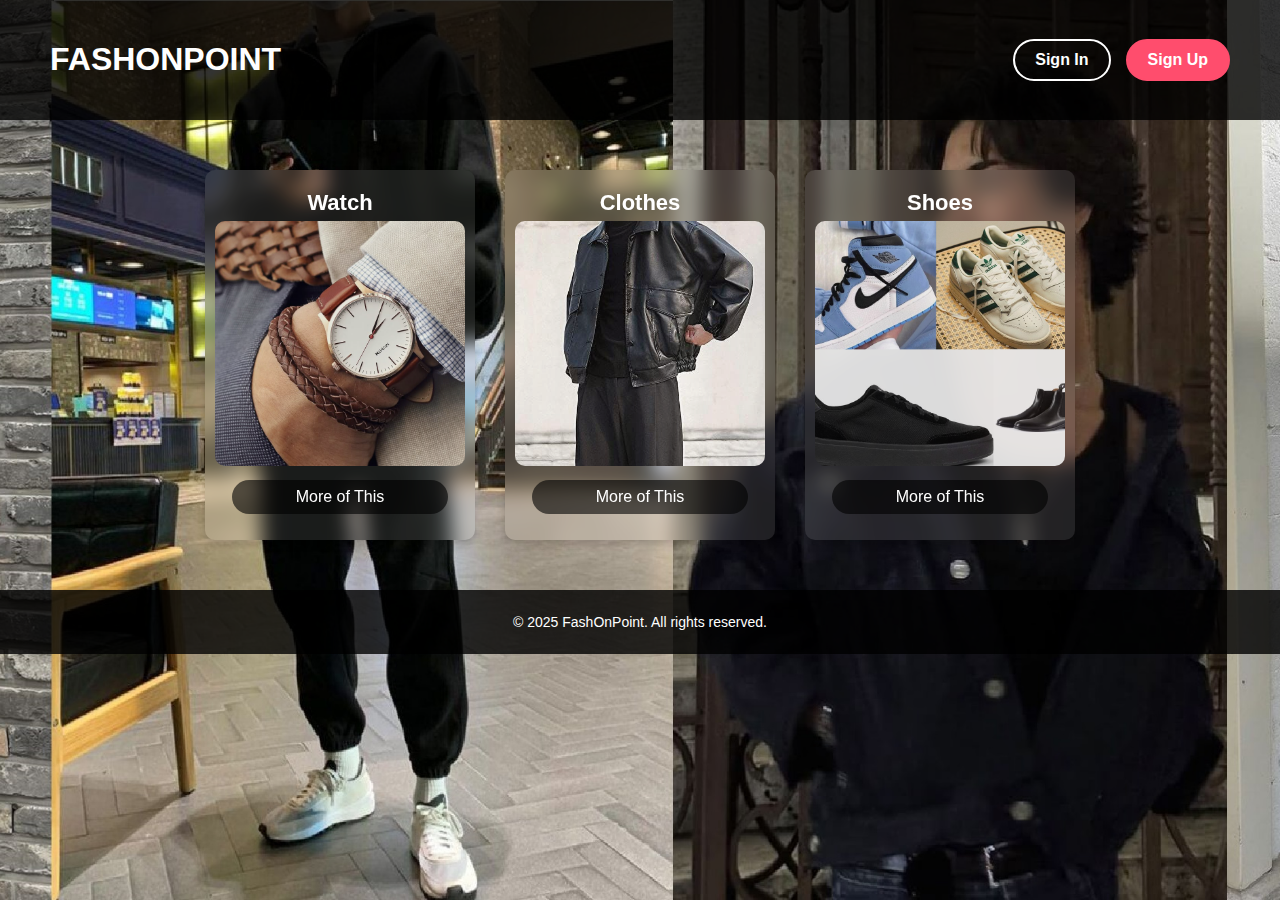
<file: index.html>
<!DOCTYPE html>
<html lang="en">
<head>
    <meta charset="UTF-8">
    <meta name="viewport" content="width=device-width, initial-scale=1.0">
    <title>FashOnPoint</title>
    <link rel="stylesheet" href="index.css">
    <style>
        /* General Styling */
        body {
            font-family: 'Poppins', sans-serif;
            margin: 0;
            padding: 0;
            background: url("FASHONPOINTBG.jpg") no-repeat center center fixed;
            background-size: cover;
            text-align: center;
            min-height: 100vh;
            color: white;
        }

        /* Remove underline from links */
        a {
            text-decoration: none;
            color: inherit;
        }

        a:visited, a:active {
            text-decoration: none;
            color: inherit;
        }

        a:hover {
            text-decoration: none;
            opacity: 0.8;
        }

        /* Header */
        header {
            background: rgba(0, 0, 0, 0.8);
            color: white;
            padding: 20px 50px;
            display: flex;
            justify-content: space-between;
            align-items: center;
            position: relative;
        }

        h1 {
            font-size: 32px;
            text-transform: uppercase;
            font-weight: bold;
        }

        /* Auth Buttons */
        .auth-buttons {
            display: flex;
            gap: 15px;
        }

        .auth-buttons button {
            font-size: 16px;
            padding: 10px 20px;
            border: 2px solid white;
            border-radius: 25px;
            background: transparent;
            color: white;
            cursor: pointer;
            font-weight: 600;
            transition: 0.3s ease;
        }

        .auth-buttons .sign-in:hover {
            background: white;
            color: black;
        }

        .auth-buttons .sign-up {
            background: #ff4d6d;
            border-color: #ff4d6d;
        }

        .auth-buttons .sign-up:hover {
            background: white;
            color: #ff4d6d;
        }

        /* Menu Section */
        .menu {
            display: flex;
            justify-content: center;
            gap: 30px;
            padding: 50px;
            flex-wrap: wrap;
        }

        /* Menu Items - Transparent & Stylish */
        .menu-item {
            background: rgba(255, 255, 255, 0.1);
            padding: 10px;
            border-radius: 10px;
            box-shadow: 0 4px 8px rgba(0, 0, 0, 0.2);
            transition: transform 0.3s ease, box-shadow 0.3s ease;
            width: 250px;
            height: 350px;
            text-align: center;
            overflow: hidden;
            position: relative;
            backdrop-filter: blur(10px);
        }

        /* Hover Effect */
        .menu-item:hover {
            transform: translateY(-5px);
            box-shadow: 0 6px 15px rgba(0, 0, 0, 0.3);
            background: rgba(255, 255, 255, 0.2);
        }

        /* Image Styling */
        .menu-item img {
            width: 100%;
            height: 70%;
            object-fit: cover;
            border-radius: 10px;
            opacity: 0.9;
        }

        /* Text Overlay */
        .menu-item h2 {
            font-size: 22px;
            font-weight: bold;
            color: white;
            margin: 10px 0 5px;
        }

        /* More of This Button */
        .menu-item p {
            background: rgba(0, 0, 0, 0.6);
            color: white;
            padding: 8px;
            border-radius: 20px;
            width: 80%;
            margin: 10px auto;
            cursor: pointer;
            transition: background 0.3s ease;
        }

        .menu-item p:hover {
            background: rgba(255, 255, 255, 0.8);
            color: black;
        }

        /* Footer */
        footer {
            background: rgba(0, 0, 0, 0.8);
            color: white;
            padding: 10px;
            font-size: 14px;
            margin-top: auto;
        }
    </style>
</head>
<body>
    <header>
        <h1>FashOnPoint</h1>
        <div class="auth-buttons">
            <button class="sign-in">Sign In</button>
            <button class="sign-up">Sign Up</button>
        </div>
    </header>

    <div class="menu">
        <div class="menu-item">
            <a href="watch.html">    
                <h2><b>Watch</b></h2>
                <img src="watch.jpg" alt="Stylish Watch">
                <p>More of This</p>
            </a>
        </div>
        <div class="menu-item">
            <a href="clothes.html">
                <h2><b>Clothes</b></h2>
                <img src="clothes.jpg" alt="Trendy Clothes">
                <p>More of This</p>
            </a>
        </div>
        <div class="menu-item">
            <a href="shoes.html">
                <h2><b>Shoes</b></h2>
                <img src="shoes.png" alt="Fashionable Shoes">
                <p>More of This</p>
            </a>
        </div>
    </div>

    <div>
        </div>

    <footer>
        <p>&copy; 2025 FashOnPoint. All rights reserved.</p>
    </footer>
</body>
</html>
</file>
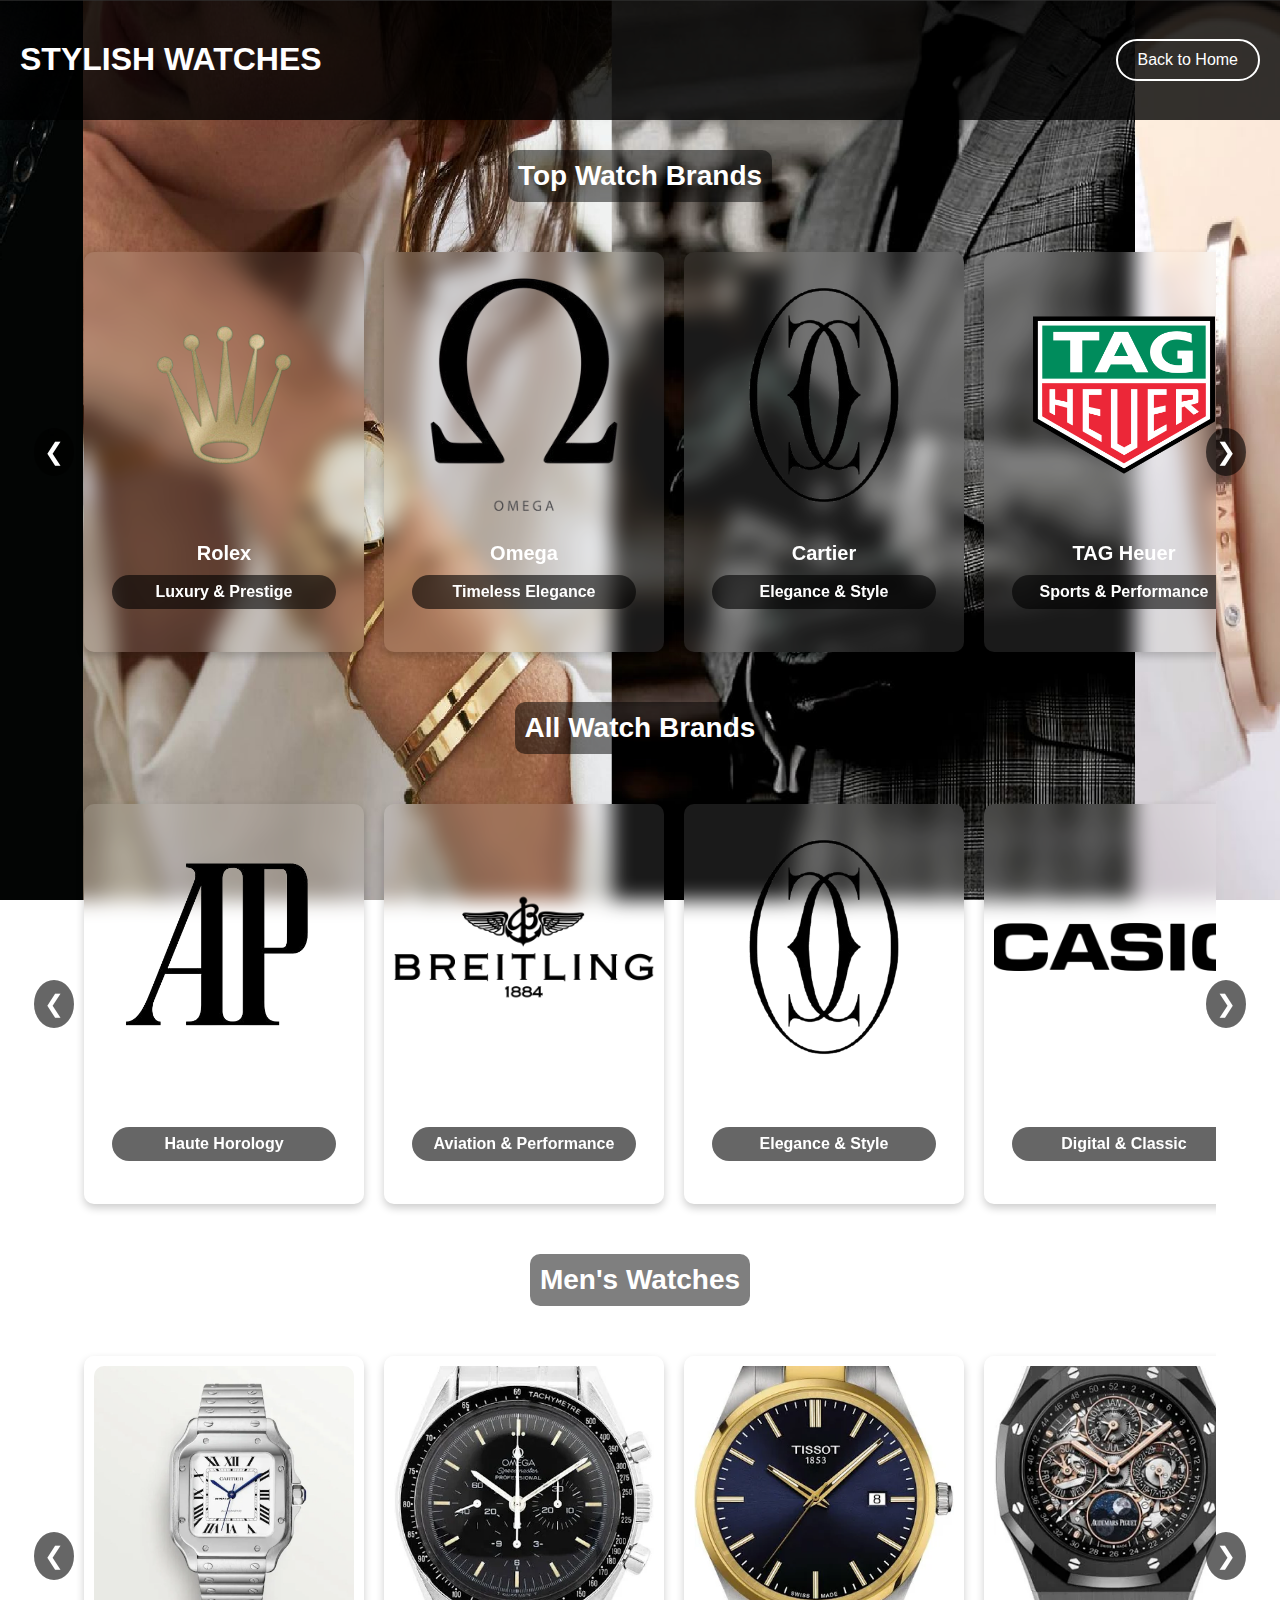
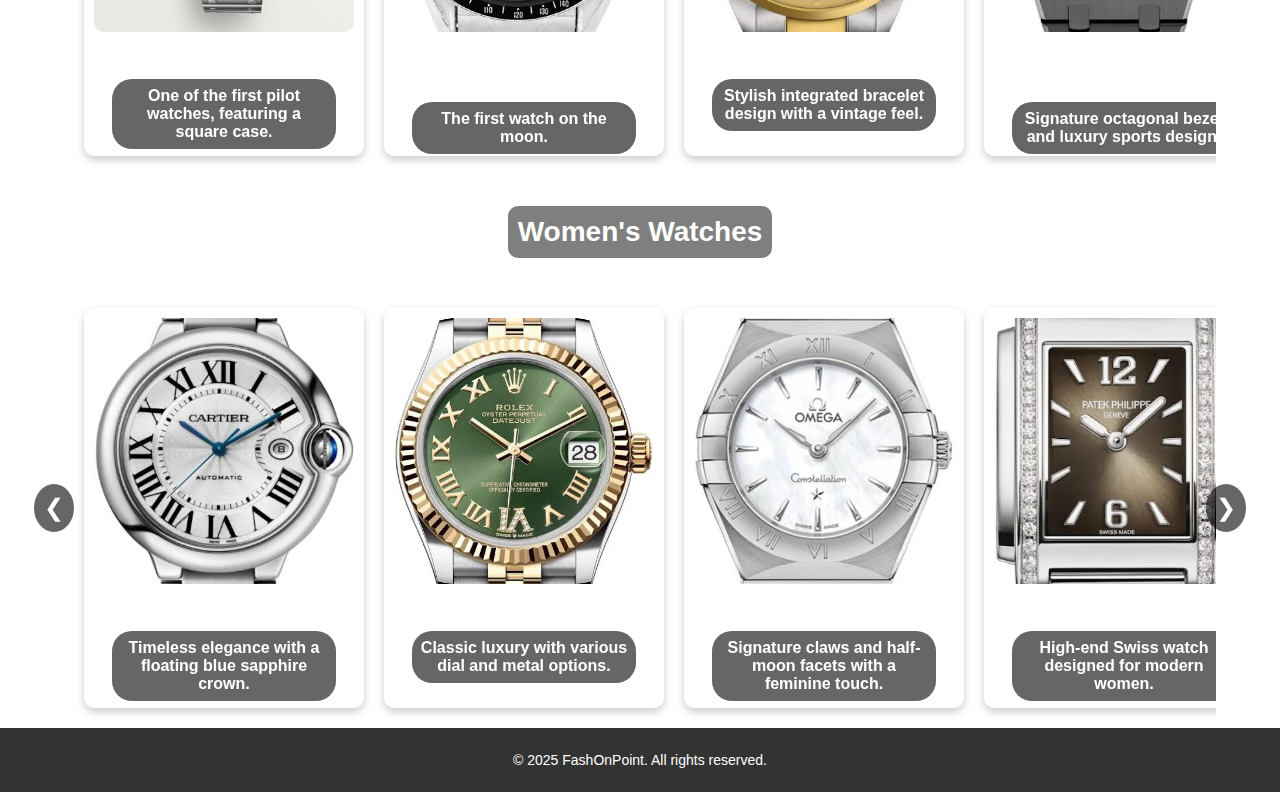
<file: watch.html>
<!DOCTYPE html>
<html lang="en">
<head>
    <meta charset="UTF-8">
    <meta name="viewport" content="width=device-width, initial-scale=1.0">
    <title>Watches - FashOnPoint</title>
    <link rel="stylesheet" href="index.css">
    <style>
        body {
            font-family: 'Poppins', sans-serif;
            margin: 0;
            padding: 0;
            background: url("watchbg.png") no-repeat center center fixed;
            background-size: cover;
            text-align: center;
            color: white;
            min-height: 100vh;
        }

        header {
            background: rgba(0, 0, 0, 0.8);
            color: white;
            padding: 20px;
            display: flex;
            justify-content: space-between;
            align-items: center;
        }

        h1 {
            font-size: 32px;
            text-transform: uppercase;
            font-weight: bold;
        }

        .back-button {
            background: transparent;
            border: 2px solid white;
            padding: 10px 20px;
            color: white;
            font-size: 16px;
            border-radius: 25px;
            cursor: pointer;
            transition: 0.3s ease;
        }

        .back-button:hover {
            background: white;
            color: black;
        }

        .section-title {
            font-size: 28px;
            margin: 30px 0;
            padding: 10px;
            background: rgba(0, 0, 0, 0.5);
            display: inline-block;
            border-radius: 10px;
        }

        .slider-wrapper {
            position: relative;
            width: 90%;
            margin: auto;
        }

        .slider-container {
            display: flex;
            overflow-x: auto;
            gap: 20px;
            padding: 20px;
            scrollbar-width: none;
            scroll-behavior: smooth;
        }

        .slider-container::-webkit-scrollbar {
            display: none;
        }

        .watch-item {
            background: rgba(255, 255, 255, 0.1);
            padding: 10px;
            border-radius: 10px;
            box-shadow: 0 4px 8px rgba(0, 0, 0, 0.2);
            transition: transform 0.3s ease, box-shadow 0.3s ease;
            width: 260px;
            height: 380px;
            text-align: center;
            overflow: hidden;
            position: relative;
            backdrop-filter: blur(10px);
            flex-shrink: 0;
        }

        .watch-item:hover {
            transform: translateY(-5px);
            box-shadow: 0 6px 15px rgba(0, 0, 0, 0.3);
            background: rgba(255, 255, 255, 0.2);
        }

        .watch-item img {
            width: 100%;
            height: 70%;
            object-fit: cover;
            border-radius: 10px;
        }

        .watch-item h2 {
            font-size: 20px;
            font-weight: bold;
            color: white;
            margin: 10px 0;
        }

        .watch-item p {
            background: rgba(0, 0, 0, 0.6);
            color: white;
            padding: 8px;
            border-radius: 20px;
            width: 80%;
            margin: 10px auto;
            font-weight: bold;
        }

        .arrow {
            position: absolute;
            top: 50%;
            transform: translateY(-50%);
            background: rgba(0, 0, 0, 0.6);
            color: white;
            border: none;
            padding: 10px;
            cursor: pointer;
            font-size: 24px;
            border-radius: 50%;
            z-index: 10;
        }

        .arrow:hover {
            background: rgba(255, 255, 255, 0.6);
            color: black;
        }

        .left-arrow {
            left: -30px;
        }

        .right-arrow {
            right: -30px;
        }

        footer {
            background: rgba(0, 0, 0, 0.8);
            color: white;
            padding: 10px;
            font-size: 14px;
            margin-top: auto;
        }
    </style>
</head>
<body>

    <header>
        <h1>Stylish Watches</h1>
        <a href="index.html"><button class="back-button">Back to Home</button></a>
    </header>

    <h2 class="section-title">Top Watch Brands</h2>
    <div class="slider-wrapper">
        <button class="arrow left-arrow" onclick="scrollSlider('top-brands', -300)">&#10094;</button>
        <div class="slider-container" id="top-brands">
            <div class="watch-item"><img src="rolex_logo.jpg"><h2>Rolex</h2><p>Luxury & Prestige</p></div>
            <div class="watch-item"><img src="omega_logo.jpg"><h2>Omega</h2><p>Timeless Elegance</p></div>
            <div class="watch-item"><img src="cartier_logo.png"><h2>Cartier</h2><p>Elegance & Style</p></div>
            <div class="watch-item"><img src="tag_logo.jpg"><h2>TAG Heuer</h2><p>Sports & Performance</p></div>
            <div class="watch-item"><img src="patek_logo.jpg"><h2>Patek Philippe</h2><p>Swiss Luxury</p></div>
        </div>
        <button class="arrow right-arrow" onclick="scrollSlider('top-brands', 300)">&#10095;</button>
    </div>

    <h2 class="section-title">All Watch Brands</h2>
    <div class="slider-wrapper">
        <button class="arrow left-arrow" onclick="scrollSlider('all-brands', -300)">&#10094;</button>
        <div class="slider-container" id="all-brands">
            <div class="watch-item"><img src="audemars_logo.jpg"><h2>Audemars Piguet</h2><p>Haute Horology</p></div>
            <div class="watch-item"><img src="breitling_logo.jpg"><h2>Breitling</h2><p>Aviation & Performance</p></div>
            <div class="watch-item"><img src="cartier_logo.png"><h2>Cartier</h2><p>Elegance & Style</p></div>
            <div class="watch-item"><img src="casio_logo.jpg"><h2>Casio</h2><p>Digital & Classic</p></div>
            <div class="watch-item"><img src="omega_logo.jpg"><h2>Omega</h2><p>Timeless Elegance</p></div>
            <div class="watch-item"><img src="patek_logo.jpg"><h2>Patek Philippe</h2><p>Swiss Luxury</p></div>
            <div class="watch-item"><img src="rolex_logo.jpg"><h2>Rolex</h2><p>Luxury & Prestige</p></div>
            <div class="watch-item"><img src="seiko_logo.jpg"><h2>Seiko</h2><p>Affordable & Reliable</p></div>
            <div class="watch-item"><img src="tag_logo.jpg"><h2>TAG Heuer</h2><p>Sports & Performance</p></div>
            <div class="watch-item"><img src="tissot_logo.jpg"><h2>Tissot</h2><p>Swiss Innovation</p></div>

        </div>
        <button class="arrow right-arrow" onclick="scrollSlider('all-brands', 300)">&#10095;</button>
    </div>

    <h2 class="section-title">Men's Watches</h2>
    <div class="slider-wrapper">
        <button class="arrow left-arrow" onclick="scrollSlider('mens-watches', -300)">&#10094;</button>
        <div class="slider-container" id="mens-watches">
            <div class="watch-item"><img src="cartier_santos.png"><h2>Cartier Santos</h2><p>One of the first pilot watches, featuring a square case.</p></div>
            <div class="watch-item"><img src="omega_speedmaster.png"><h2>Omega Speedmaster Professional</h2><p>The first watch on the moon.</p></div>
            <div class="watch-item"><img src="tissot_prx.png"><h2>Tissot PRX</h2><p>Stylish integrated bracelet design with a vintage feel.</p></div>
            <div class="watch-item"><img src="audemars_royaloak.png"><h2>Audemars Piguet Royal Oak</h2><p>Signature octagonal bezel and luxury sports design.</p></div>
            <div class="watch-item"><img src="seiko_prospex.png"><h2>Seiko Prospex Diver</h2><p>Affordable yet high-quality dive watch.</p></div>
            <div class="watch-item"><img src="breitling_navitimer.png"><h2>Breitling Navitimer</h2><p>Aviation-inspired watch with a slide rule bezel.</p></div>
            <div class="watch-item"><img src="casio_gshock.png"><h2>Casio G-Shock DW-5600</h2><p>Ultra-durable digital watch.</p></div>
            <div class="watch-item"><img src="tag_monaco.png"><h2>TAG Heuer Monaco</h2><p>Iconic square chronograph, worn by Steve McQueen.</p></div>
            <div class="watch-item"><img src="patek_nautilus.png"><h2>Patek Philippe Nautilus</h2><p>Elegant sports watch with a porthole-shaped case.</p></div>
            <div class="watch-item"><img src="rolex_submariner.png"><h2>Rolex Submariner</h2><p>Legendary dive watch, known for its robustness.</p></div>

        </div>
        <button class="arrow right-arrow" onclick="scrollSlider('mens-watches', 300)">&#10095;</button>
    </div>

    <h2 class="section-title">Women's Watches</h2>
    <div class="slider-wrapper">
        <button class="arrow left-arrow" onclick="scrollSlider('womens-watches', -300)">&#10094;</button>
        <div class="slider-container" id="womens-watches">
            <div class="watch-item"><img src="cartier_ballonbleu.png"><h2>Cartier Ballon Bleu</h2><p>Timeless elegance with a floating blue sapphire crown.</p></div>
            <div class="watch-item"><img src="rolex_datejust31.png"><h2>Rolex Datejust 31</h2><p>Classic luxury with various dial and metal options.</p></div>
            <div class="watch-item"><img src="omega_constellation.png"><h2>Omega Constellation</h2><p>Signature claws and half-moon facets with a feminine touch.</p></div>
            <div class="watch-item"><img src="patek_twenty4.png"><h2>Patek Philippe Twenty~4</h2><p>High-end Swiss watch designed for modern women.</p></div>
            <div class="watch-item"><img src="tag_carrera_chronograph.png"><h2>TAG Heuer Carrera Chronograph</h2><p>Sporty chronograph with a stylish design.</p></div>
            <div class="watch-item"><img src="seiko_presage.png"><h2>Seiko Presage Cocktail Time</h2><p>Beautiful sunburst dial with delicate femininity.</p></div>
            <div class="watch-item"><img src="tissot_lovelysquare.png"><h2>Tissot Lovely Square</h2><p>Small, elegant, and vintage-inspired design.</p></div>
            <div class="watch-item"><img src="breitling_galactic32.png"><h2>Breitling Galactic 32</h2><p>Refined, feminine, and aviation-inspired watch.</p></div>
            <div class="watch-item"><img src="casio_babyg.png"><h2>Casio Baby-G</h2><p>Durable, colorful, and trendy digital watch.</p></div>
            <div class="watch-item"><img src="audemars_royaloak34.png"><h2>Audemars Piguet Royal Oak Selfwinding 34mm</h2><p>Luxury sports watch in a perfect size for women.</p></div>

        </div>
        <button class="arrow right-arrow" onclick="scrollSlider('womens-watches', 300)">&#10095;</button>
    </div>

    <footer>
        <p>&copy; 2025 FashOnPoint. All rights reserved.</p>
    </footer>

    <script>
        function scrollSlider(id, amount) {
            document.getElementById(id).scrollBy({ left: amount, behavior: 'smooth' });
        }
    </script>

</body>
</html>
</file>
<file: index.css>
body {
    font-family: 'Poppins', sans-serif;
    margin: 0;
    padding: 0;
    background-image: url("FASHONPOINTBG.jpg");
    background-size: cover;
    background-position: center;
    background-attachment: fixed;
    text-align: center;
    min-height: 100vh;
}

header {
    background: black;
    color: white;
    padding: 20px;
    text-align: center;
    position: relative;
    display: flex;
    justify-content: space-between;
    align-items: center;
}

.auth-buttons {
    display: flex;
    gap: 10px;
}

.auth-buttons button {
    font-size: 16px;
    padding: 10px 20px;
    border: none;
    border-radius: 8px;
    cursor: pointer;
    transition: 0.3s ease-in-out;
    font-weight: bold;
}

.sign-in {
    background: transparent;
    border: 2px solid white;
    color: white;
}

.sign-in:hover {
    background: white;
    color: black;
}

.sign-up {
    background: #ff4d6d;
    color: white;
}

.sign-up:hover {
    background: #e63950;
}

.menu {
    display: flex;
    justify-content: center;
    gap: 20px;
    padding: 50px;
    flex-wrap: wrap;
}

.menu-item {
    background: rgba(255, 255, 255, 0.1);
    padding: 10px;
    border-radius: 10px;
    box-shadow: 0 4px 8px rgba(0, 0, 0, 0.2);
    transition: transform 0.3s, box-shadow 0.3s;
    width: 250px;
    height: 350px;
    text-align: center;
    overflow: hidden;
    position: relative;
}

.menu-item:hover {
    transform: translateY(-5px);
    box-shadow: 0 6px 15px rgba(0, 0, 0, 0.3);
}

.menu-item a {
    text-decoration: none;
    color: white;
}

.menu-item h2 {
    font-size: 22px;
    font-weight: bold;
}

.menu-item img {
    width: 100%;
    height: 200px;
    object-fit: cover;
    border-radius: 10px;
}

footer {
    background: black;
    color: white;
    padding: 10px;
    margin-top: 50px;
}
</file>
